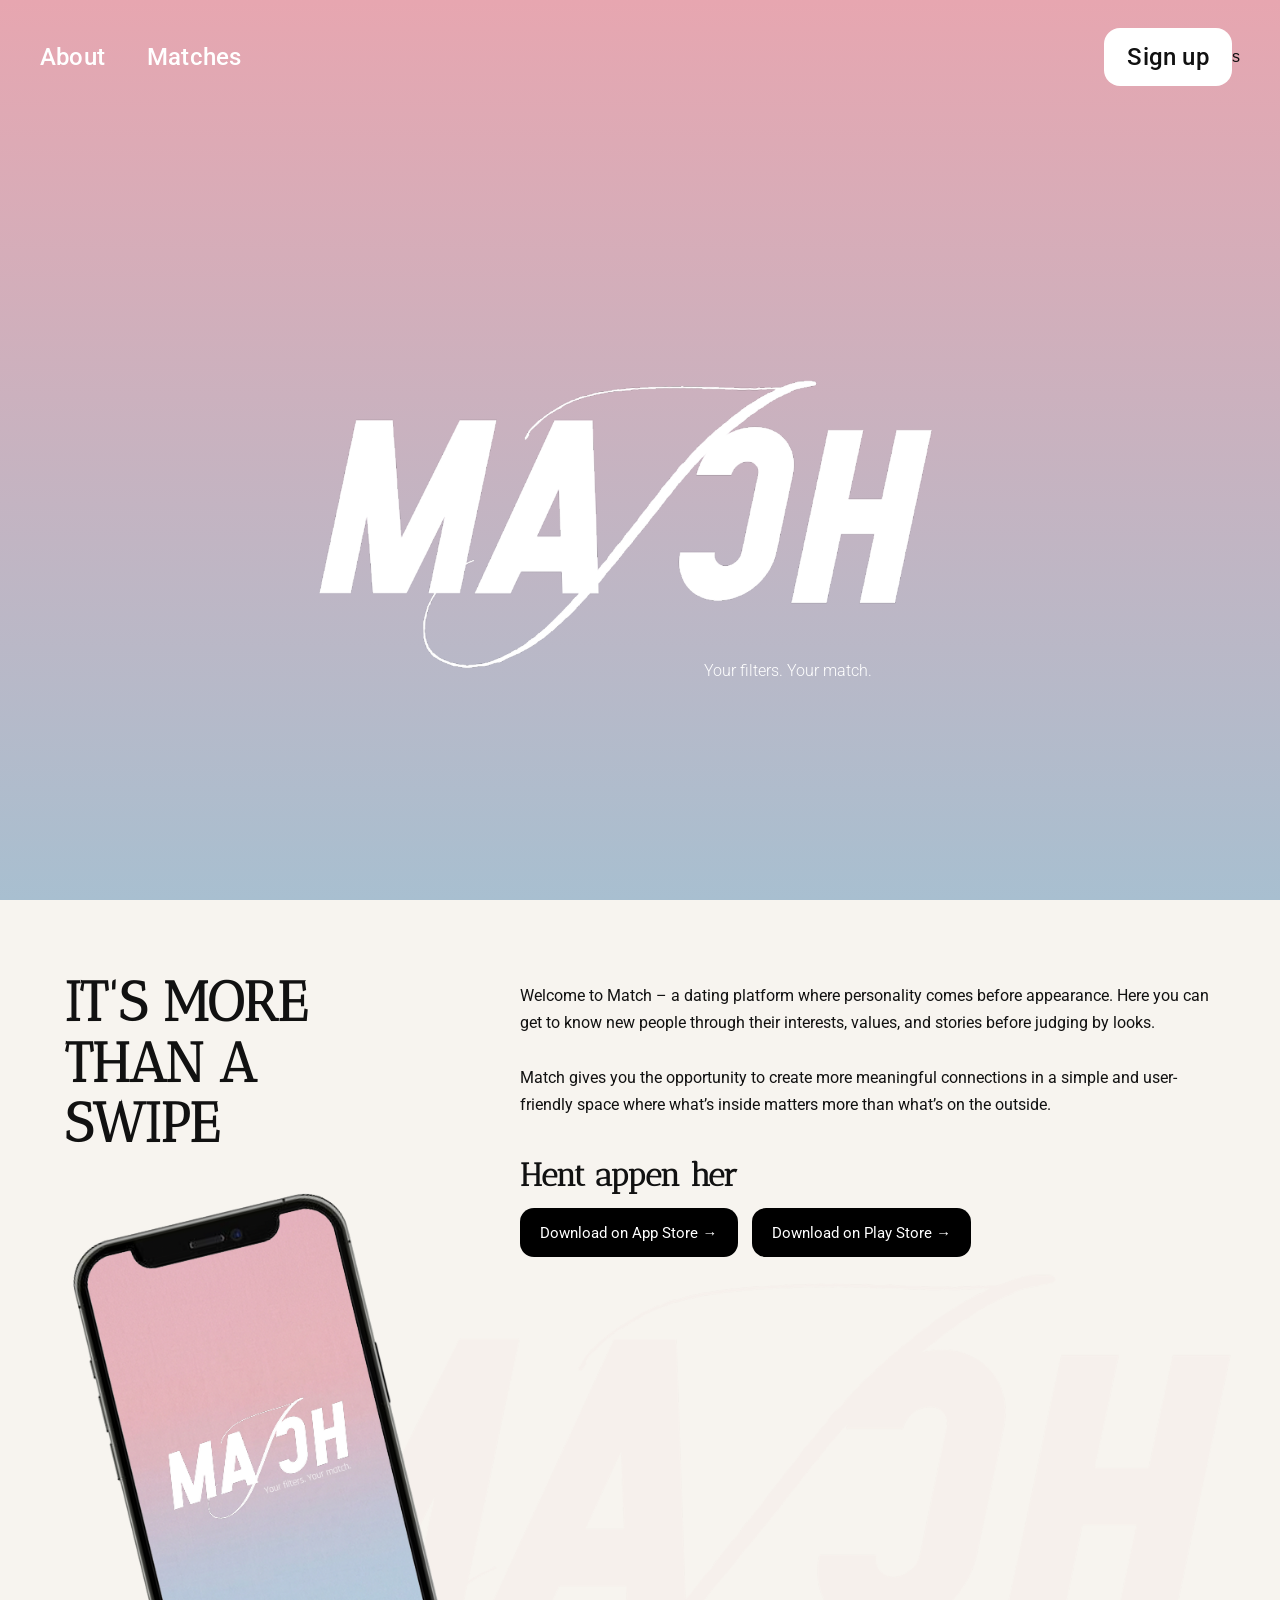
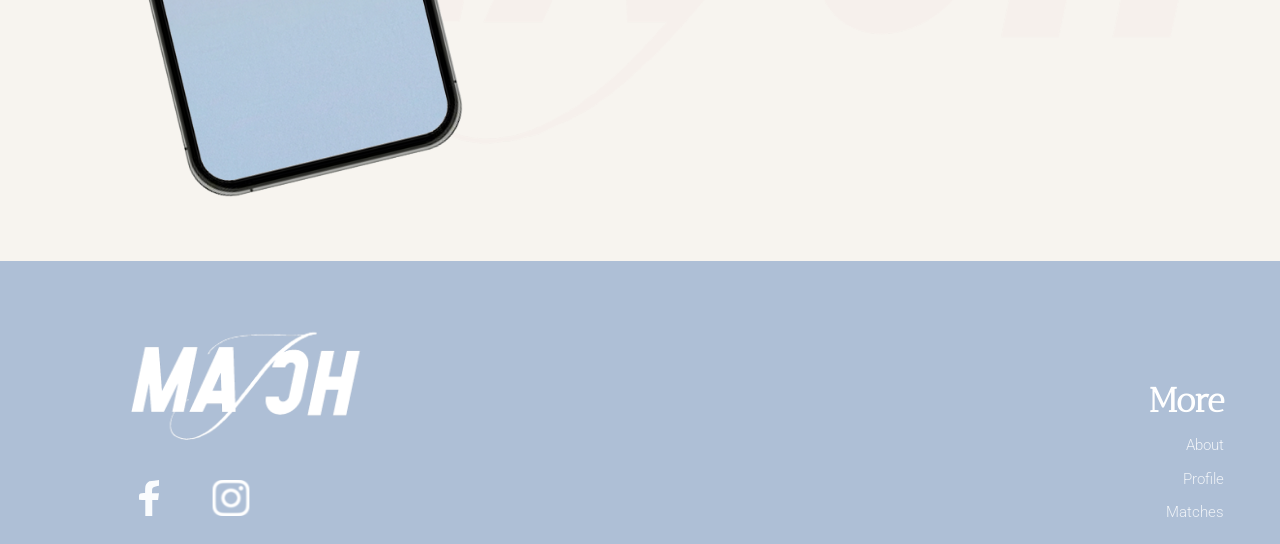
<file: index.html>
<!doctype html>
<html lang="da">
  <head>
    <meta charset="UTF-8" />
    <meta name="viewport" content="width=device-width, initial-scale=1.0" />
    <title>Match | Forside</title>

    <link rel="stylesheet" href="css/style.css" />
    <link rel="stylesheet" href="css/layout.css" />
    <link rel="stylesheet" href="css/components.css" />
    <link rel="stylesheet" href="css/about.css" />
  </head>

  <body>
    <header class="hero">
      <nav class="hero-nav">
        <div class="nav-left">
          <a href="about.html">About</a>
          <a href="matches.html">Matches</a>
        </div>

        <div class="nav-right"><a href="profile.html" class="signup-btn">Sign up</a> s</div>
      </nav>

      <div class="hero-inner">
        <img src="images/heromatch.png" alt="Match logo" class="hero-logo" />
        <p class="hero-tagline">Your filters. Your match.</p>
      </div>
    </header>

    <main>
      <section class="intro-section">
        <img src="images/herofadepng.png" alt="" class="intro-bg-logo" aria-hidden="true" />

        <div class="intro-grid">
          <div class="intro-left">
            <h1>IT'S MORE THAN A SWIPE</h1>

            <img src="images/mobil.png" alt="Match app preview" class="phone-mockup" />
          </div>

          <div class="intro-right">
            <p>Welcome to Match – a dating platform where personality comes before appearance. Here you can get to know new people through their interests, values, and stories before judging by looks.</p>

            <p>Match gives you the opportunity to create more meaningful connections in a simple and user-friendly space where what’s inside matters more than what’s on the outside.</p>

            <h2>Hent appen her</h2>

            <div class="store-buttons">
              <a href="#" class="store-btn">Download on App Store →</a>
              <a href="#" class="store-btn">Download on Play Store →</a>
            </div>
          </div>
        </div>
      </section>
    </main>

    <footer class="about-footer">
      <div class="footer-left">
        <img src="images/heromatch.png" alt="Match logo" class="footer-logo" />

        <div class="socials">
          <a href="#"><img src="images/Vectorfacebook.svg" alt="Facebook" class="fb" /></a>
          <a href="#"><img src="images/Vektorinsta.svg" alt="Instagram" class="insta" /></a>
        </div>
      </div>

      <div class="footer-right">
        <h3>More</h3>
        <a href="about.html">About</a>
        <a href="profile.html">Profile</a>
        <a href="matches.html">Matches</a>
      </div>
    </footer>
  </body>
</html>
</file>
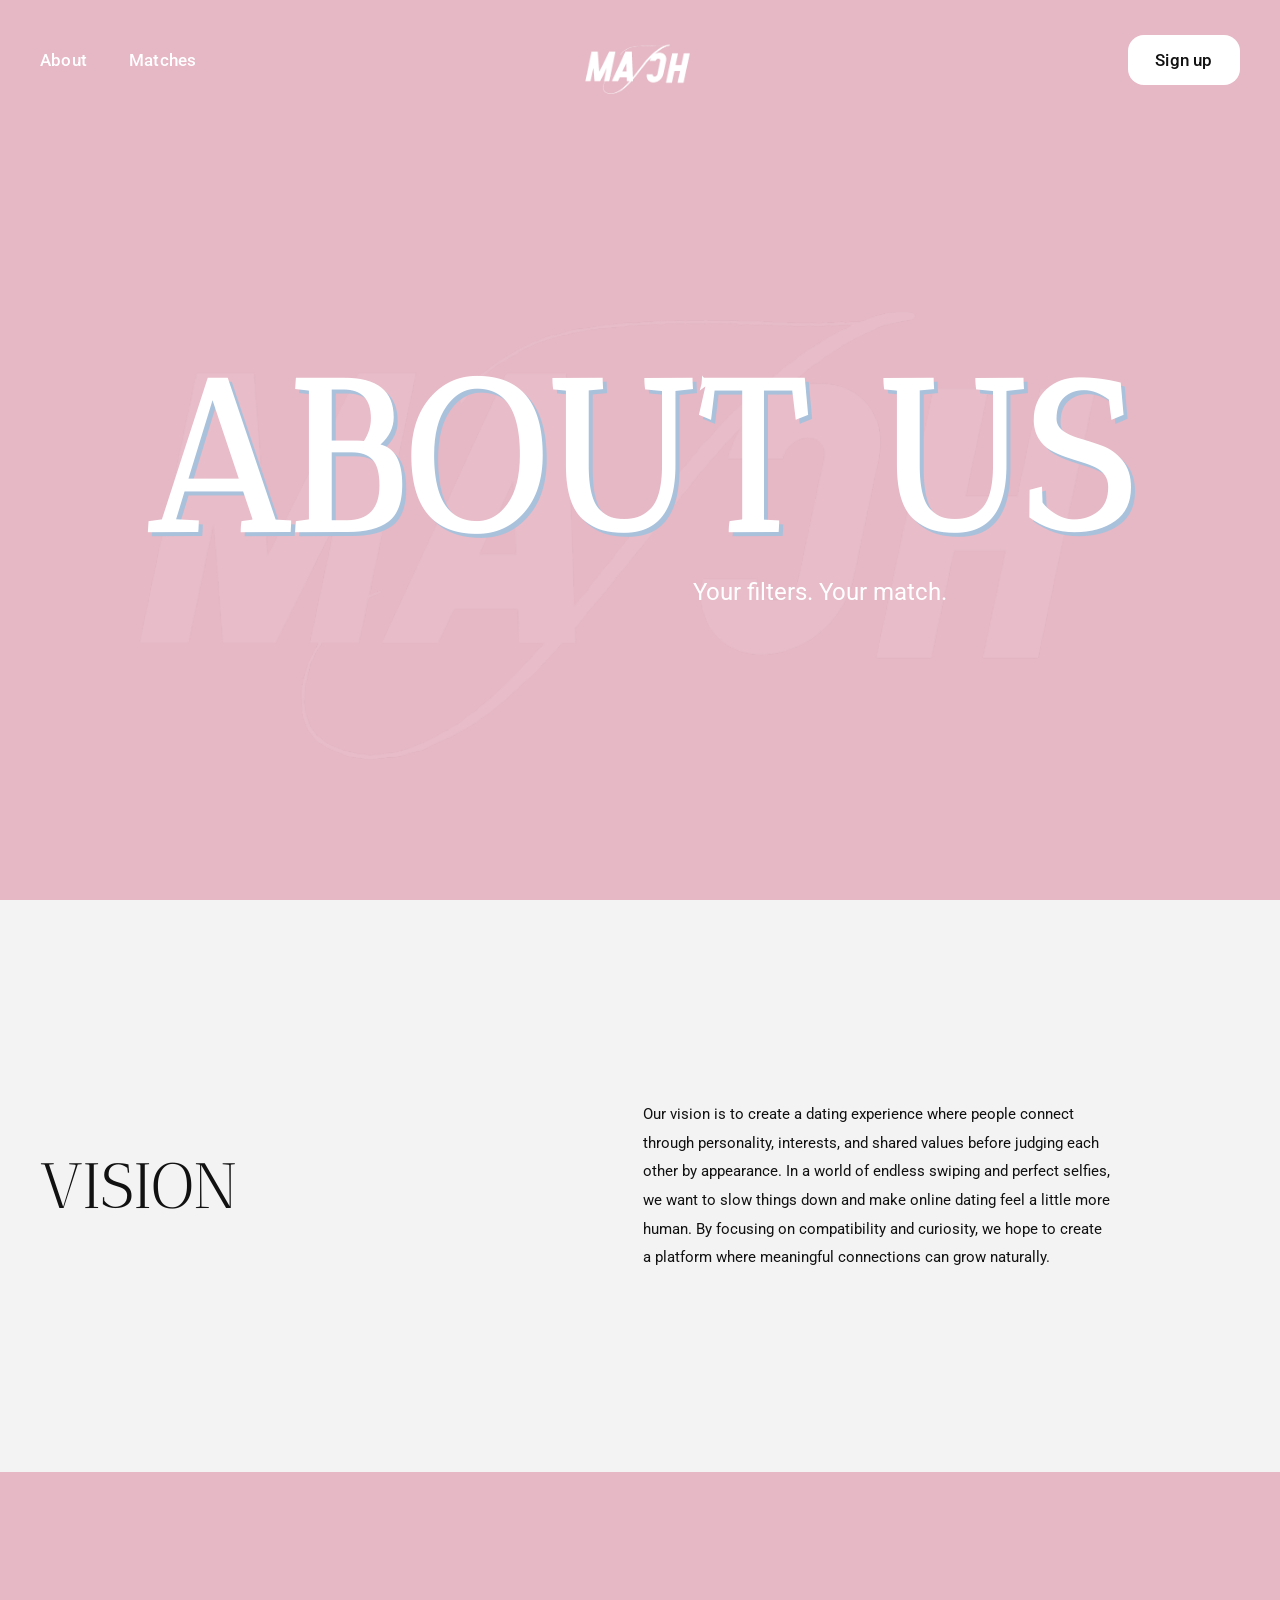
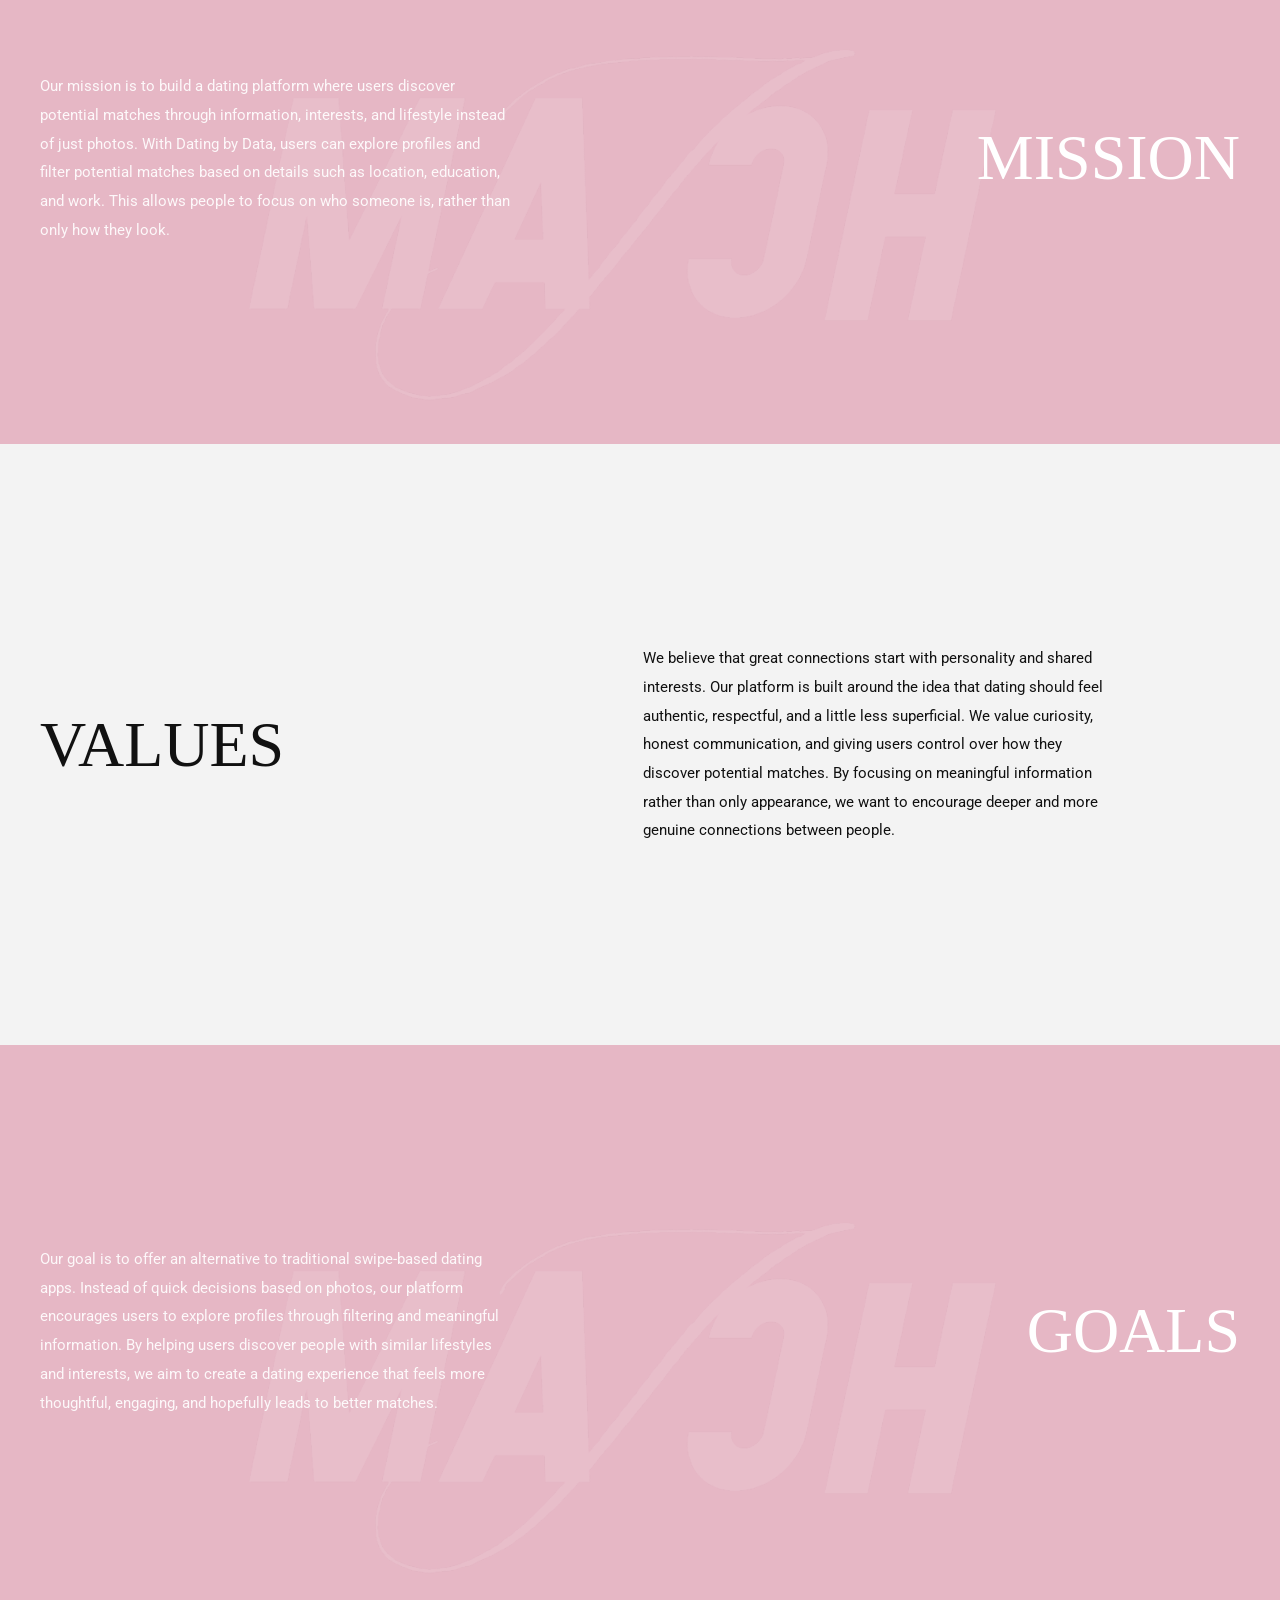
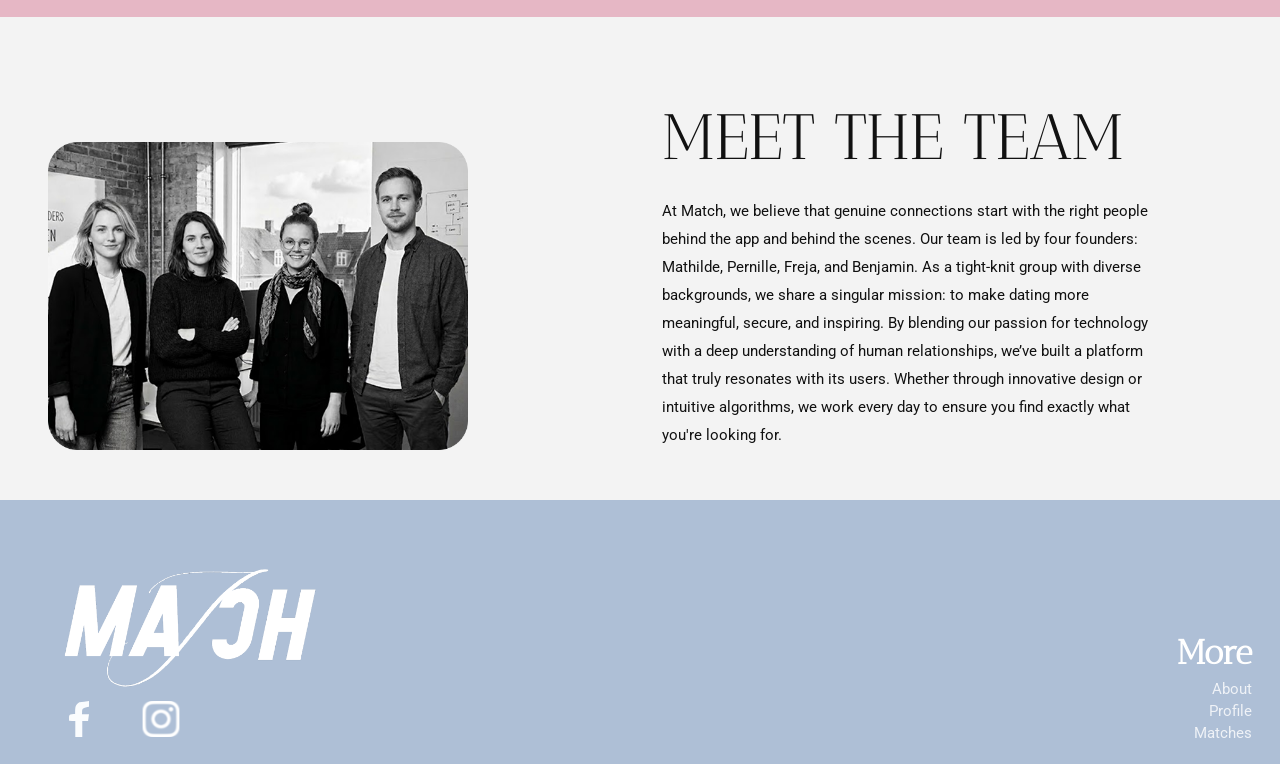
<file: about.html>
<!doctype html>
<html lang="da">
  <head>
    <meta charset="UTF-8" />
    <meta name="viewport" content="width=device-width, initial-scale=1.0" />
    <title>Match | About</title>
    <link href="https://fonts.googleapis.com/css2?family=Montserrat:wght@400;500;600;700&display=swap" rel="stylesheet" />
    <link rel="stylesheet" href="css/about.css" />
    <link rel="stylesheet" href="css/style.css" />
    <link rel="stylesheet" href="css/components.css" />
  </head>

  <body>
    <header class="about-hero">
      <nav class="about-nav">
        <div class="nav-left">
          <a href="about.html">About</a>
          <a href="matches.html">Matches</a>
        </div>

        <div class="nav-center">
          <a href="index.html">
            <img src="images/heromatch.png" alt="Match logo" class="nav-logo" />
          </a>
        </div>

        <div class="nav-right">
          <a href="#" class="signup-btn">Sign up</a>
        </div>
      </nav>

      <div class="hero-bg-logo">
        <img src="images/heromatch.png" alt="" aria-hidden="true" />
      </div>

      <div class="hero-content">
        <h1>ABOUT US</h1>
        <p>Your filters. Your match.</p>
      </div>
    </header>

    <main>
      <section class="about-section light-section">
        <div class="content-grid">
          <div class="title-side">
            <h2 class="section-title underline">VISION</h2>
          </div>

          <div class="text-side">
            <p>
              Our vision is to create a dating experience where people connect through personality, interests, and shared values before judging each other by appearance. In a world of endless swiping and perfect selfies, we want to slow things down
              and make online dating feel a little more human. By focusing on compatibility and curiosity, we hope to create a platform where meaningful connections can grow naturally.
            </p>
          </div>
        </div>
      </section>

      <section class="about-section pink-section">
        <div class="section-bg-logo">
          <img src="images/heromatch.png" alt="" aria-hidden="true" />
        </div>

        <div class="content-grid reverse">
          <div class="text-side text-light">
            <p>
              Our mission is to build a dating platform where users discover potential matches through information, interests, and lifestyle instead of just photos. With Dating by Data, users can explore profiles and filter potential matches based on
              details such as location, education, and work. This allows people to focus on who someone is, rather than only how they look.
            </p>
          </div>

          <div class="title-side right-align">
            <h2 class="section-title title-light">MISSION</h2>
          </div>
        </div>
      </section>

      <section class="about-section light-section">
        <div class="content-grid">
          <div class="title-side">
            <h2 class="section-title">VALUES</h2>
          </div>

          <div class="text-side">
            <p>
              We believe that great connections start with personality and shared interests. Our platform is built around the idea that dating should feel authentic, respectful, and a little less superficial. We value curiosity, honest communication,
              and giving users control over how they discover potential matches. By focusing on meaningful information rather than only appearance, we want to encourage deeper and more genuine connections between people.
            </p>
          </div>
        </div>
      </section>

      <section class="about-section pink-section">
        <div class="section-bg-logo">
          <img src="images/heromatch.png" alt="" aria-hidden="true" />
        </div>

        <div class="content-grid reverse">
          <div class="text-side text-light">
            <p>
              Our goal is to offer an alternative to traditional swipe-based dating apps. Instead of quick decisions based on photos, our platform encourages users to explore profiles through filtering and meaningful information. By helping users
              discover people with similar lifestyles and interests, we aim to create a dating experience that feels more thoughtful, engaging, and hopefully leads to better matches.
            </p>
          </div>

          <div class="title-side right-align">
            <h2 class="section-title title-light">GOALS</h2>
          </div>
        </div>
      </section>

      <section class="team-section">
        <div class="team-grid">
          <div class="team-image-wrap">
            <img src="images/team.png" alt="The Match team" class="team-image" />
          </div>

          <div class="team-text">
            <h2>MEET THE TEAM</h2>
            <p>
              At Match, we believe that genuine connections start with the right people behind the app and behind the scenes. Our team is led by four founders: Mathilde, Pernille, Freja, and Benjamin. As a tight-knit group with diverse backgrounds,
              we share a singular mission: to make dating more meaningful, secure, and inspiring. By blending our passion for technology with a deep understanding of human relationships, we’ve built a platform that truly resonates with its users.
              Whether through innovative design or intuitive algorithms, we work every day to ensure you find exactly what you're looking for.
            </p>
          </div>
        </div>
      </section>
    </main>

    <footer class="about-footer">
      <div class="footer-left">
        <img src="images/heromatch.png" alt="Match logo" class="footer-logo" />

        <div class="socials">
          <a href="#"><img src="images/Vectorfacebook.svg" alt="Facebook" class="fb" /></a>
          <a href="#"><img src="images/Vektorinsta.svg" alt="Instagram" class="insta" /></a>
        </div>
      </div>

      <div class="footer-right">
        <h3>More</h3>
        <a href="about.html">About</a>
        <a href="profile.html">Profile</a>
        <a href="matches.html">Matches</a>
      </div>
    </footer>
  </body>
</html>
</file>
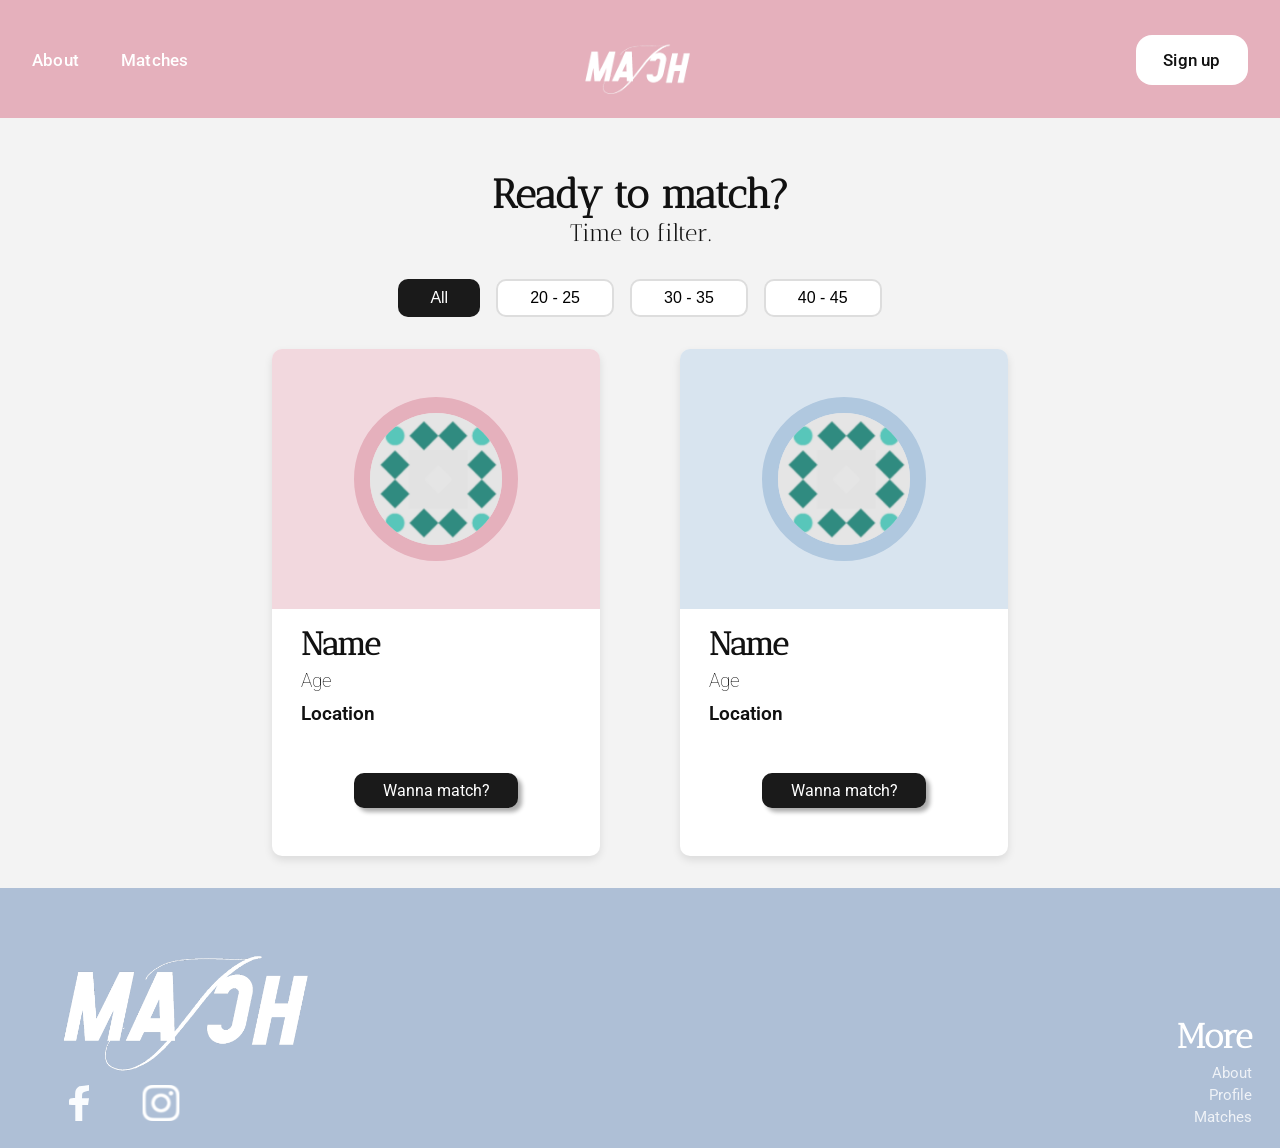
<file: matches.html>
<!doctype html>
<html lang="en">
  <head>
    <meta charset="UTF-8" />
    <meta name="viewport" content="width=device-width, initial-scale=1.0" />
    <title>Match - Find your Matches</title>
    <link rel="stylesheet" href="css/matches.css" />
    <link rel="stylesheet" href="css/about.css" />
    <link rel="stylesheet" href="css/components.css" />
    <link rel="stylesheet" href="css/style.css" />
    <script src="js/matches.js" defer></script>
  </head>
  <body>
    <header class="header-matches">
      <nav class="about-nav">
        <div class="nav-left">
          <a href="about.html">About</a>
          <a href="matches.html">Matches</a>
        </div>

        <div class="nav-center">
          <a href="index.html">
            <img src="images/heromatch.png" alt="Match logo" class="nav-logo" />
          </a>
        </div>

        <div class="nav-right">
          <a href="#" class="signup-btn">Sign up</a>
        </div>
      </nav>
    </header>
    <main>
      <h1>Ready to match?</h1>
      <h2>Time to filter.</h2>
      <div class="filters">
        <a class="filter1" href="">All</a>
        <a class="filter2" href="">20 - 25</a>
        <a class="filter2" href="">30 - 35</a>
        <a class="filter2" href="">40 - 45</a>
      </div>
      <section class="grid_1-1" id="peoplelist">
        <div class="card">
          <div class="pinkbg">
            <img class="pink" src="images/Skjermbilde 2026-03-12 kl. 11.15.16 1.png" alt="" />
          </div>
          <div>
            <h3>Name</h3>
            <p class="age">Age</p>
            <p class="location">Location</p>
            <a class="btn" href="profile.html">Wanna match?</a>
          </div>
        </div>
        <div class="card">
          <div class="bluebg">
            <img class="blue" src="images/Skjermbilde 2026-03-12 kl. 11.15.16 1.png" alt="" />
          </div>
          <div>
            <h3>Name</h3>
            <p class="age">Age</p>
            <p class="location">Location</p>
            <a class="btn" href="profile.html">Wanna match?</a>
          </div>
        </div>
      </section>
    </main>
    <footer class="about-footer">
      <div class="footer-left">
        <img src="images/heromatch.png" alt="Match logo" class="footer-logo" />

        <div class="socials">
          <a href="#"><img src="images/Vectorfacebook.svg" alt="Facebook" class="fb" /></a>
          <a href="#"><img src="images/Vektorinsta.svg" alt="Instagram" class="insta" /></a>
        </div>
      </div>

      <div class="footer-right">
        <h3>More</h3>
        <a href="about.html">About</a>
        <a href="profile.html">Profile</a>
        <a href="matches.html">Matches</a>
      </div>
    </footer>
  </body>
</html>
</file>
<file: css/style.css>
:root {
  --soft-pink: #e4b7c4;
  --light-blue: #c9dceb;
  --footer-blue: #a9c0d8;
  --off-white: #f7f4ef;
  --white: #ffffff;
  --black: #111111;
}

* {
  margin: 0;
  padding: 0;
  box-sizing: border-box;
}

img {
  display: block;
  max-width: 100%;
}

body {
  background: #f3f3f3;
  color: var(--black);
  font-family: Arial, Helvetica, sans-serif;
}

a {
  color: inherit;
  text-decoration: none;
}

@font-face {
  font-family: "Antic Didone";
  src: url(../fonts/AnticDidone-Regular.woff2);
}

@font-face {
  font-family: "Roboto";
  src: url(../fonts/Roboto-VariableFont_wdth\,wght.woff2);
}
</file>
<file: css/layout.css>
body {
  margin: 0;
  font-family: Arial, Helvetica, sans-serif;
}
.hero {
  width: 100%;
  min-height: 100vh;
  background: linear-gradient(180deg, #e7a6b0 0%, #a8bfd0 100%);
  display: flex;
  flex-direction: column;
  padding: 0 40px;
}

.hero-nav {
  display: flex;
  justify-content: space-between;
  align-items: center;
  padding-top: 28px;
}

.nav-left {
  display: flex;
  gap: 54px;
}

.hero-nav a {
  color: #ffffff;
  text-decoration: none;
  font-size: 1.5rem;
  font-weight: 500;
  letter-spacing: 0.2px;
  font-family: "Roboto";
}

.hero-inner {
  flex: 1;
  display: flex;
  flex-direction: column;
  align-items: center;
  justify-content: center;
  transform: translateY(-18px);
}

.hero-logo {
  width: min(84vw, 820px);
  height: auto;
}

.hero-tagline {
  color: white;
  font-size: 1rem;
  font-weight: 300;
  margin-top: -8px;
  margin-left: 295px;
  font-family: "Roboto";
}

.intro-section {
  position: relative;
  background: #f7f4ef;
  padding: 72px 0 46px;
  overflow: hidden;
}

.intro-grid {
  position: relative;
  z-index: 2;
  display: grid;
  grid-template-columns: 380px 1fr;
  column-gap: 76px;
  align-items: start;

  width: min(1200px, 90%);
  margin: 0 auto;
}

.intro-left,
.intro-right {
  position: relative;
  z-index: 2;
}

.intro-left h1 {
  font-family: "Antic Didone";
  font-size: 3.45rem;
  line-height: 1.1;
  font-weight: 900;
  max-width: 340px;
  margin-bottom: 18px;
}

.intro-bg-logo {
  position: absolute;
  top: 59%;
  left: 57%;
  transform: translate(-50%, -50%);
  width: 1110px;
  opacity: 0.05;
  z-index: 1;
  pointer-events: none;
}

.intro-right {
  max-width: 770px;
  padding-top: 10px;
}

.intro-right p {
  margin-bottom: 28px;
  line-height: 1.66;
  font-size: 1.02rem;
  max-width: 760px;
  font-family: "Roboto";
}

.intro-right h2 {
  font-size: 2rem;
  font-weight: 600;
  margin: 38px 0 14px;
  font-family: "Antic Didone";
}

.site-footer {
  width: 100%;
  background: #9fb5c6;
  color: white;
  padding: 42px 0 34px;
}

.footer-inner {
  width: min(92%, 1600px);
  margin: 0 auto;
  min-height: 250px;

  display: flex;
  justify-content: space-between;
  align-items: flex-start;
}

.footer-left {
  display: flex;
  flex-direction: column;
  align-items: flex-start;
  gap: 26px;
  padding-left: 70px;
  padding-top: 6px;
}

.footer-right {
  display: flex;
  flex-direction: column;
  align-items: flex-end;
  gap: 12px;
  padding-right: 28px;
  padding-top: 6px;
}

.footer-right h3 {
  font-size: 4.4rem;
  line-height: 1;
  font-weight: 700;
  margin: 0 0 10px 0;
}

.footer-right a {
  color: white;
  font-size: 1.35rem;
  font-weight: 300;
  line-height: 1.15;
}

@media (max-width: 1100px) {
  .hero-tagline {
    margin-left: 0;
    margin-top: 10px;
    text-align: center;
  }

  .intro-grid {
    grid-template-columns: 1fr;
    row-gap: 40px;
  }

  .intro-bg-logo {
    width: 920px;
    top: 57%;
    left: 50%;
  }

  .intro-right {
    padding-top: 0;
  }
}

@media (max-width: 700px) {
  .hero {
    padding: 0 20px;
  }

  .hero-nav {
    padding-top: 22px;
  }

  .nav-left {
    gap: 24px;
  }

  .hero-nav a {
    font-size: 1rem;
  }

  .intro-section {
    padding: 56px 20px 40px;
  }

  .intro-left h1 {
    font-size: 2.6rem;
    max-width: 280px;
  }

  .footer-inner {
    padding: 0 20px;
    flex-direction: column;
    gap: 24px;
  }

  .footer-right {
    align-items: flex-start;
  }

  .footer-right h3 {
    font-size: 2.4rem;
  }
}
</file>
<file: css/components.css>
.signup-btn {
  background: var(--white);
  color: var(--black) !important;
  padding: 0.95rem 1.45rem;
  border-radius: 16px;
  font-size: 1rem;
  font-weight: 500;
  min-width: 112px;
  text-align: center;
}

.phone-mockup {
  width: 425px;
  max-width: none;
  transform-origin: center;
  margin-top: 6px;
  margin-left: -8px;
}

.store-buttons {
  display: flex;
  flex-wrap: wrap;
  gap: 14px;
}

.store-btn {
  background: #000000;
  color: var(--white);
  border-radius: 14px;
  padding: 0.95rem 1.28rem;
  font-size: 0.92rem;
  display: inline-flex;
  align-items: center;
  gap: 0.8rem;
  white-space: nowrap;
  font-family: "Roboto";
}
</file>
<file: css/about.css>
* {
  margin: 0;
  padding: 0;
  box-sizing: border-box;
}

html,
body {
  width: 100%;
  overflow-x: hidden;
}

body {
  background-color: #f3f3f3;
  color: #111;
  font-family: Arial, Helvetica, sans-serif;
}

.about-hero {
  position: relative;
  height: 100vh;
  width: 100%;
  overflow: hidden;
  background: #e6b7c5;
  padding: 0 40px;
}

.about-nav {
  position: relative;
  z-index: 3;
  display: grid;
  grid-template-columns: 1fr auto 1fr;
  align-items: center;
  width: 100%;
  padding-top: 26px;
}

.nav-left {
  display: flex;
  gap: 42px;
  justify-self: start;
}

.nav-center {
  justify-self: center;
  display: flex;
  justify-content: center;
  align-items: center;
}

.nav-right {
  justify-self: end;
  display: flex;
  justify-content: flex-end;
  align-items: center;
}

.about-nav a {
  color: #ffffff;
  text-decoration: none;
  font-size: 1.05rem;
  font-weight: 500;
  letter-spacing: 0.2px;
  font-family: "Roboto";
}

.nav-logo {
  width: 140px;
  height: auto;
  display: block;
  transform: translateY(0);
}

.nav-logo:hover {
  transform: translateY(-4px);
  transition: 0.3s;
}

.hero-bg-logo {
  position: absolute;
  inset: 0;
  z-index: 1;
  display: flex;
  justify-content: center;
  align-items: center;
  pointer-events: none;
}

.hero-bg-logo img {
  width: 1800px;
  max-width: none;
  height: auto;
  opacity: 0.08;
}

.hero-content {
  position: relative;
  z-index: 2;
  min-height: calc(100vh - 90px);
  display: flex;
  flex-direction: column;
  justify-content: center;
  align-items: center;
  transform: translateY(-8px);
  text-align: center;
  color: white;
  padding: 0 20px 20px;
}

.hero-content h1 {
  font-family: "Antic Didone";
  font-weight: 700;
  font-size: clamp(13rem, 11vw, 12.5rem);
  line-height: 1;
  color: #ffffff;
  text-shadow: 4px 4px 0 #a9c1db;
  letter-spacing: 0.02em;
}

.hero-content p {
  margin-top: 14px;
  font-size: 1.5rem;
  color: #fff;
  font-weight: 400;
  transform: translateX(180px);
  font-family: "Roboto";
}

.about-section,
.team-section {
  width: 100%;
}

.light-section {
  background-color: #f3f3f3;
  padding: 200px 38px;
}

.pink-section {
  position: relative;
  background-color: #e6b7c5;
  padding: 200px 38px;
  overflow: hidden;
}

.section-bg-logo {
  position: absolute;
  inset: 0;
  display: flex;
  align-items: center;
  justify-content: center;
  pointer-events: none;
}

.section-bg-logo img {
  width: 90%;
  max-width: 1000px;
  opacity: 0.1;
}

.content-grid {
  position: relative;
  z-index: 2;
  max-width: 1200px;
  margin: 0 auto;
  display: grid;
  grid-template-columns: 1fr 1.1fr;
  gap: 60px;
  align-items: center;
}

.content-grid.reverse {
  grid-template-columns: 1.1fr 1fr;
}

.title-side {
  display: flex;
  align-items: center;
}

.right-align {
  justify-content: flex-end;
}

.section-title {
  font-family: Georgia, "Times New Roman", serif;
  font-size: clamp(2.8rem, 5vw, 5rem);
  font-weight: 400;
  line-height: 1;
  color: #111;
}

.title-light {
  color: #fff;
}

.section-title.underline {
  position: relative;
  display: inline-block;
  font-family: "Antic Didone";
}

p {
  font-family: "Roboto";
}

.section-title.underline::after {
  content: "";
  position: absolute;
  left: 6px;
  bottom: -10px;
  width: 78%;
  height: 5px;
}

.text-side {
  max-width: 470px;
  font-size: 0.92rem;
  line-height: 1.95;
  color: #111;
}

.text-light {
  color: rgba(255, 255, 255, 0.9);
}

.team-section {
  background-color: #f3f3f3;
  padding: 90px 48px 50px;
}

.team-grid {
  max-width: 1200px;
  margin: 0 auto;
  display: grid;
  grid-template-columns: 1fr 1fr;
  gap: 44px;
  align-items: end;
}

.team-image-wrap {
  display: flex;
  justify-content: flex-start;
}

.team-image {
  width: 100%;
  max-width: 420px;
  border-radius: 20px;
  display: block;
}

.team-text h2 {
  font-family: "Antic Didone";
  font-size: clamp(2.8rem, 5vw, 4.8rem);
  font-weight: 400;
  line-height: 0.95;
  margin-bottom: 30px;
  color: #111;
}

.team-text p {
  max-width: 500px;
  font-size: 0.92rem;
  line-height: 1.9;
  color: #111;
  font-family: "Roboto";
}

.about-footer {
  background-color: #aebfd6;
  padding: 24px 28px 18px;
  display: flex;
  justify-content: space-between;
  align-items: flex-end;
  gap: 30px;
}

.footer-logo {
  width: 30%;
  height: auto;
  display: block;
}

.socials {
  display: flex;
  gap: 42px;
  margin-top: 14px;
  margin-left: 2.5em;
}

.socials img {
  width: 80%;
  height: 80%;
  display: block;
}

.footer-right {
  display: flex;
  flex-direction: column;
  align-items: flex-end;
}

.footer-right h3 {
  color: #fff;
  font-size: 2.1rem;
  margin-bottom: 8px;
  font-family: "Antic Didone";
}

.footer-right a {
  color: rgba(255, 255, 255, 0.8);
  text-decoration: none;
  font-size: 0.95rem;
  margin-bottom: 4px;
  font-family: "Roboto";
}

@media (max-width: 600px) {
  .about-nav {
    padding-top: 18px;
  }

  .about-nav a {
    font-size: 0.95rem;
  }

  .nav-logo {
    width: 95px;
  }

  .hero-content {
    padding: 90px 16px 30px;
  }

  .hero-content h1 {
    font-size: clamp(2.8rem, 12vw, 4.4rem);
    text-shadow: 4px 4px 0 #a9c1db;
  }

  .hero-content p {
    font-size: 0.82rem;
  }

  .light-section,
  .pink-section,
  .team-section {
    padding: 60px 18px;
  }

  .section-title {
    font-size: 2.4rem;
  }

  .text-side,
  .team-text p {
    font-size: 0.78rem;
    line-height: 1.8;
    max-width: 100%;
  }

  .team-text h2 {
    font-size: 2.5rem;
    margin-bottom: 18px;
  }

  .about-footer {
    padding: 20px 16px 16px;
  }

  .footer-logo {
    width: 88px;
  }

  .footer-right h3 {
    font-size: 1.8rem;
  }

  .footer-right a {
    font-size: 0.88rem;
  }
}
</file>
<file: css/matches.css>
* {
  box-sizing: border-box;
  margin: 0;
  padding: 0;
}

body {
  background: #f8f6f3;
}

main {
  padding: 2em;
}

h1 {
  font-size: 2.5em;
  text-align: center;
  margin-top: 20px;
  font-family: "Antic Didone";
  font-weight: 900;
}

h2 {
  font-size: 1.5em;
  text-align: center;
  font-family: "Antic Didone";
  font-weight: 500;
}

p {
  font-family: "Roboto";
  font-weight: 300;
}

/* .filters {
  display: flex;
  justify-content: space-around;
  margin: 3em 0;
  font-family: "Roboto";
  font-weight: 500;
} */

.filter1,
.filter2 {
  display: flex;
  align-items: center;
  padding: 0.5em 2em;
  border-radius: 10px;
  text-decoration: none;
}

.filter1 {
  background-color: #1a1a1a;
  color: #fff;
}

.filter1:hover,
.filter2:hover {
  background-color: #333;
  color: #fff;
  transform: scale(105%);
  transition: 0.7s;
  border: none;
}

.filter2 {
  background-color: #fff;
  border: 2px solid #ddd;
  color: #000;
  text-align: center;
}

.card {
  background-color: #fff;
  border-radius: 10px;
  box-shadow: 0 4px 8px rgba(0, 0, 0, 0.1);
  padding-bottom: 0.5em;
  margin-bottom: 3em;
}

img:not(.nav-logo, .footer-logo, .fb, .insta) {
  max-width: 50%;
  border-radius: 50%;
  margin: 0 auto;
  display: block;
}

.pinkbg {
  background-color: #e5b0bc7c;
  padding: 3em 0;
  border-top-left-radius: 10px;
  border-top-right-radius: 10px;
}

.bluebg {
  background-color: #b0c8df7c;
  padding: 3em 0;
  border-top-left-radius: 10px;
  border-top-right-radius: 10px;
}

.pink {
  border: solid 1em #e5b0bc;
}
.blue {
  border: solid 1em #b0c8df;
}

.btn {
  display: block;
  width: 50%;
  padding: 0.5em;
  background-color: #1a1a1a;
  color: #fff;
  text-align: center;
  border-radius: 10px;
  text-decoration: none;
  margin: 3em auto 3em auto;
  box-shadow: #00000053 4px 4px 4px;
  font-family: "Roboto";
}

.btn:hover {
  background-color: #333;
  color: #fff;
  transform: scale(105%);
  transition: 0.5s;
  box-shadow: none;
}

h3 {
  margin: 0.5em 0 0.2em 0.9em;
  font-size: 2em;
  font-family: "Antic Didone";
}

.age {
  margin: 0 0 0.5em 1.5em;
  font-size: 1.2em;
  font-weight: 100;
}

.location {
  margin: 0 0 1em 1.5em;
  font-size: 1.2em;
  font-weight: 600;
}

.header-matches {
  background-color: #e5b0bc;
  color: #fff;
  padding: 0 2em 1.5em 2em;
}

.filters {
  display: flex;
  gap: 1em;
  flex-wrap: wrap;
  justify-content: center;
  margin: 2em 0;
}

.filter-group {
  position: relative;
}

.filter-toggle {
  padding: 0.5em 1.5em;
  border-radius: 10px;
  border: 2px solid #ddd;
  background: #fff;
  font-family: "Roboto";
  font-weight: 500;
  cursor: pointer;
  font-size: 1em;
}

.filter-toggle:hover {
  background: #1a1a1a;
  color: #fff;
  transition: 0.3s;
}

.filter-dropdown {
  position: absolute;
  top: calc(100% + 8px);
  left: 0;
  background: #fff;
  border: 2px solid #ddd;
  border-radius: 10px;
  padding: 0.5em;
  display: flex;
  flex-direction: column;
  gap: 0.3em;
  z-index: 100;
  min-width: 140px;
  box-shadow: 0 4px 12px rgba(0, 0, 0, 0.1);
}

.filter-dropdown.hidden {
  display: none;
}

.filter-option {
  padding: 0.4em 1em;
  border: none;
  border-radius: 6px;
  background: #f8f6f3;
  cursor: pointer;
  font-family: "Roboto";
  text-align: left;
}

.filter-option:hover {
  background: #eee;
}

.filter-option.active {
  background: #1a1a1a;
  color: #fff;
}

.filter-reset {
  padding: 0.5em 1.5em;
  border-radius: 10px;
  border: 2px solid #e5b0bc;
  background: #fff;
  color: #c0606e;
  font-family: "Roboto";
  font-weight: 500;
  cursor: pointer;
  font-size: 1em;
}

.filter-reset:hover {
  background: #e5b0bc;
  color: #fff;
  transition: 0.3s;
}

.no-results {
  grid-column: 1 / -1;
  text-align: center;
  font-size: 1.2em;
  color: #999;
  padding: 3em;
}

@media (width >= 800px) {
  .grid_1-1 {
    display: grid;
    grid-template-columns: repeat(2, 1fr);
    gap: 5em;
    padding: 0 2em;
    margin: 0 13em;
  }

  .card {
    margin-bottom: 0;
    padding-bottom: 0;
  }
}
</file>
